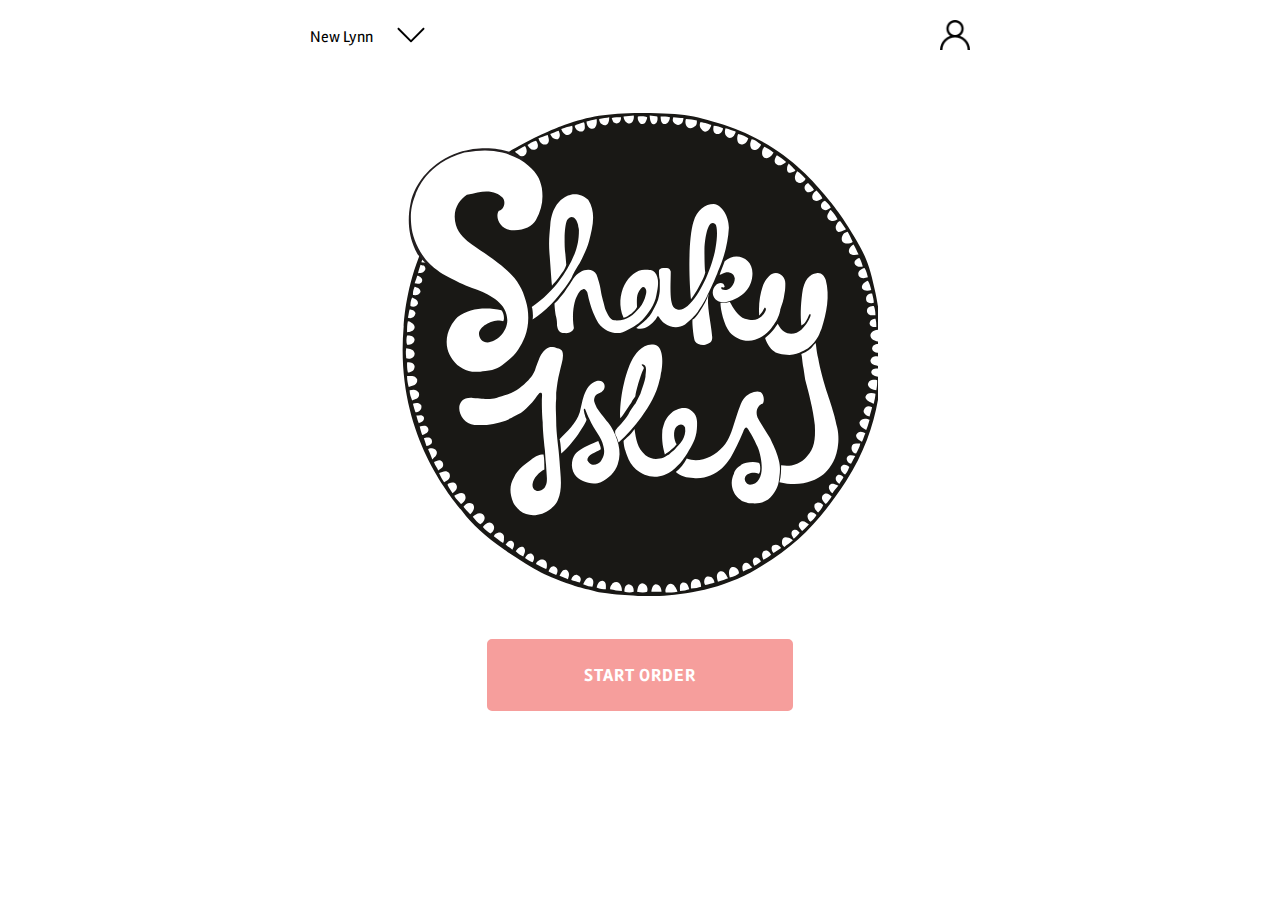
<file: shakyisles-coded/index.html>
<!doctype html>

<html lang="en">

    <head>
        <meta charset="utf-8">
        <meta http-equiv="x-ua-compatible" content="ie=edge">
        <title>Shaky Isles Ordering </title>
        <meta name="description" content="">
        <meta name="viewport" content="width=device-width, initial-scale=1, shrink-to-fit=no">
        <!-- Your CSS styles are here -->
        <link href="https://fonts.googleapis.com/css?family=Rambla" rel="stylesheet">
        <link rel="stylesheet" href="css/main.css">
    </head>

    <body class="body-100">
        <div class="thebody">
            <header class="header">
                <div class="cafe">
                    <span>
                        New Lynn
                    </span>
                    <img class="icon" src="imagery/down-arrow.svg" alt="down arrow">
                </div>

                <img class="icon" src="imagery/user.png" alt="user">
            </header>
            <div class="homelogo">
                <img src="imagery/shaky-isles-logo.svg" alt="logo">
            </div>
            <a  class="large-button" href="start-order.html">
                    START ORDER
            </a>
		</div>
    </body>

</html>
</file>
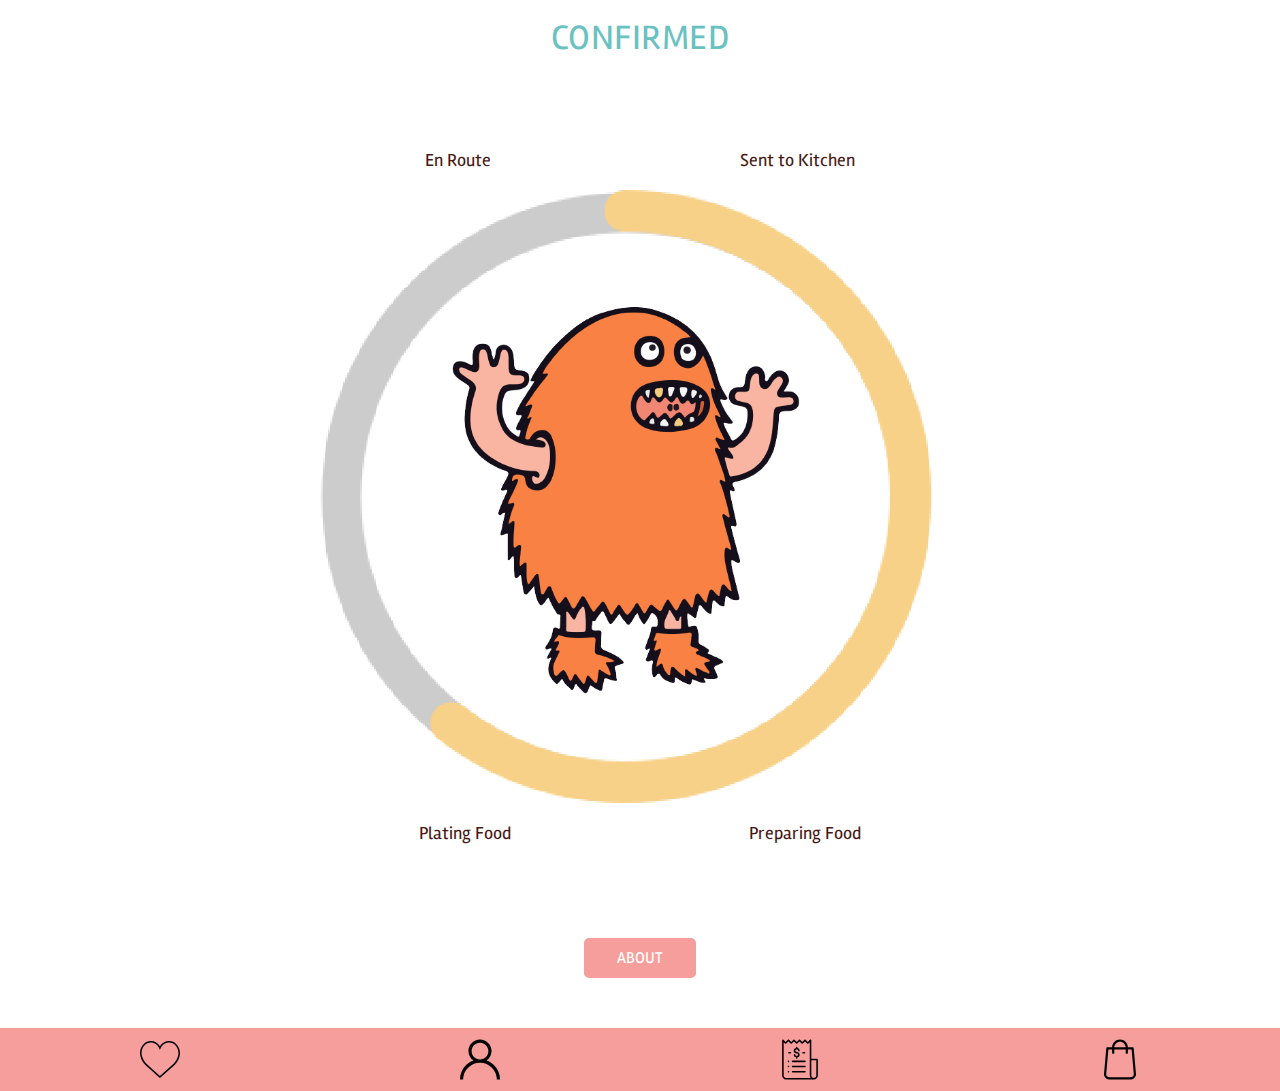
<file: shakyisles-coded/confirmed.html>
<!doctype html>

<html lang="en">

    <head>
        <meta charset="utf-8">
        <meta http-equiv="x-ua-compatible" content="ie=edge">
        <title>Shaky Isles Ordering </title>
        <meta name="description" content="">
        <meta name="viewport" content="width=device-width, initial-scale=1, shrink-to-fit=no">
        <!-- Your CSS styles are here -->
        <link href="https://fonts.googleapis.com/css?family=Rambla" rel="stylesheet">
        <link rel="stylesheet" href="css/main.css">
    </head>

    <body class="body-93 confirmed">
        <section class="thebody">

            <header class="header">
                <h1>
                    CONFIRMED
                </h1> 
            </header>

            <div class="total-progress">
                <div class="progress">
                    <p>
                        En Route
                    </p>
                    <p>
                        Sent to Kitchen
                    </p>
                </div>

                <img class="homelogo progress-bar" src="imagery/circlewithmonster.png" alt="loading bar">

                <div class="progress">
                    <p>
                        Plating Food
                    </p>
                    <p>
                        Preparing Food
                    </p>
                </div>
            </div>

            <div class="copyright">
                <a class="center-button" href="copyright.html">
                    ABOUT
                </a>

            </div>


        </section>

        <footer class="footer-7">
                <img  class="footer-icon" src="imagery/like-black.svg" alt="like icon">
                <img class="footer-icon" src="imagery/user.svg" alt="user icon">
                <img class="footer-icon" src="imagery/bill-black.svg" alt="receipts icon">
                <img class="footer-icon" src="imagery/shopping-bag.svg" alt="bag icon">
            </footer>
    </body>
</html>
</file>
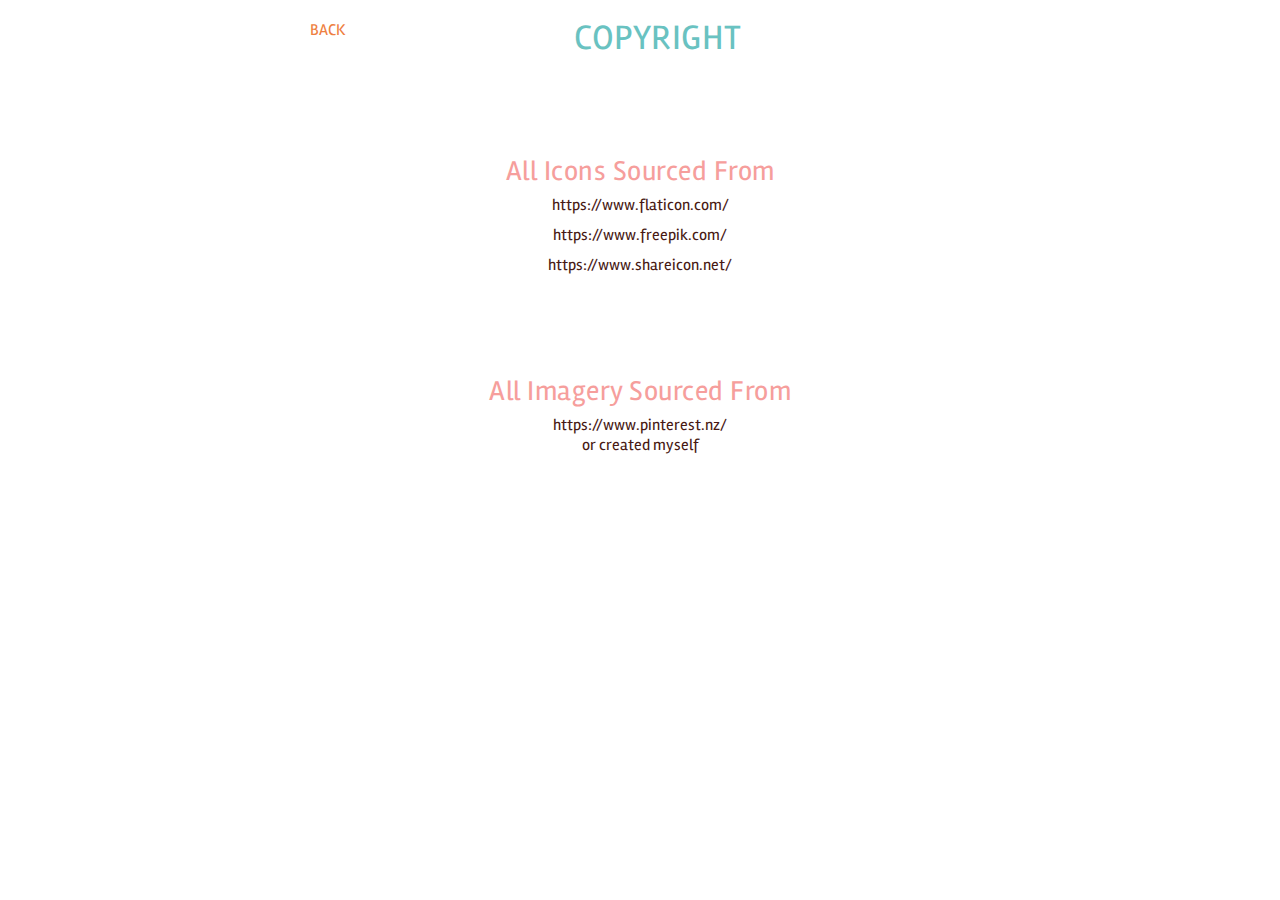
<file: shakyisles-coded/copyright.html>
<!doctype html>

<html lang="en">

    <head>
        <meta charset="utf-8">
        <meta http-equiv="x-ua-compatible" content="ie=edge">
        <title>Shaky Isles Ordering </title>
        <meta name="description" content="">
        <meta name="viewport" content="width=device-width, initial-scale=1, shrink-to-fit=no">
        <!-- Your CSS styles are here -->
        <link href="https://fonts.googleapis.com/css?family=Rambla" rel="stylesheet">
        <link rel="stylesheet" href="css/main.css">
    </head>

    <body class="body-93 confirmed">
        <section class="thebody">

            <header class="header">
                <a href="confirmed.html">
                        <p class="nav">
                            BACK
                        </p>
                    </a>
                <h1>
                    COPYRIGHT
                </h1> 
            </header>

            <div class="copyright">
                <h2>
                    All Icons Sourced From
                </h2>
                <p>
                    https://www.flaticon.com/ 
                </p> 
                <p> 
                    https://www.freepik.com/ 
                </p> 
                <p>
                    https://www.shareicon.net/
                </p>

                <h2>
                    All Imagery Sourced From
                </h2>
                <p>
                    https://www.pinterest.nz/ <br> or created myself
                </p>

            </div>


        </section>
    </body>
</html>
</file>
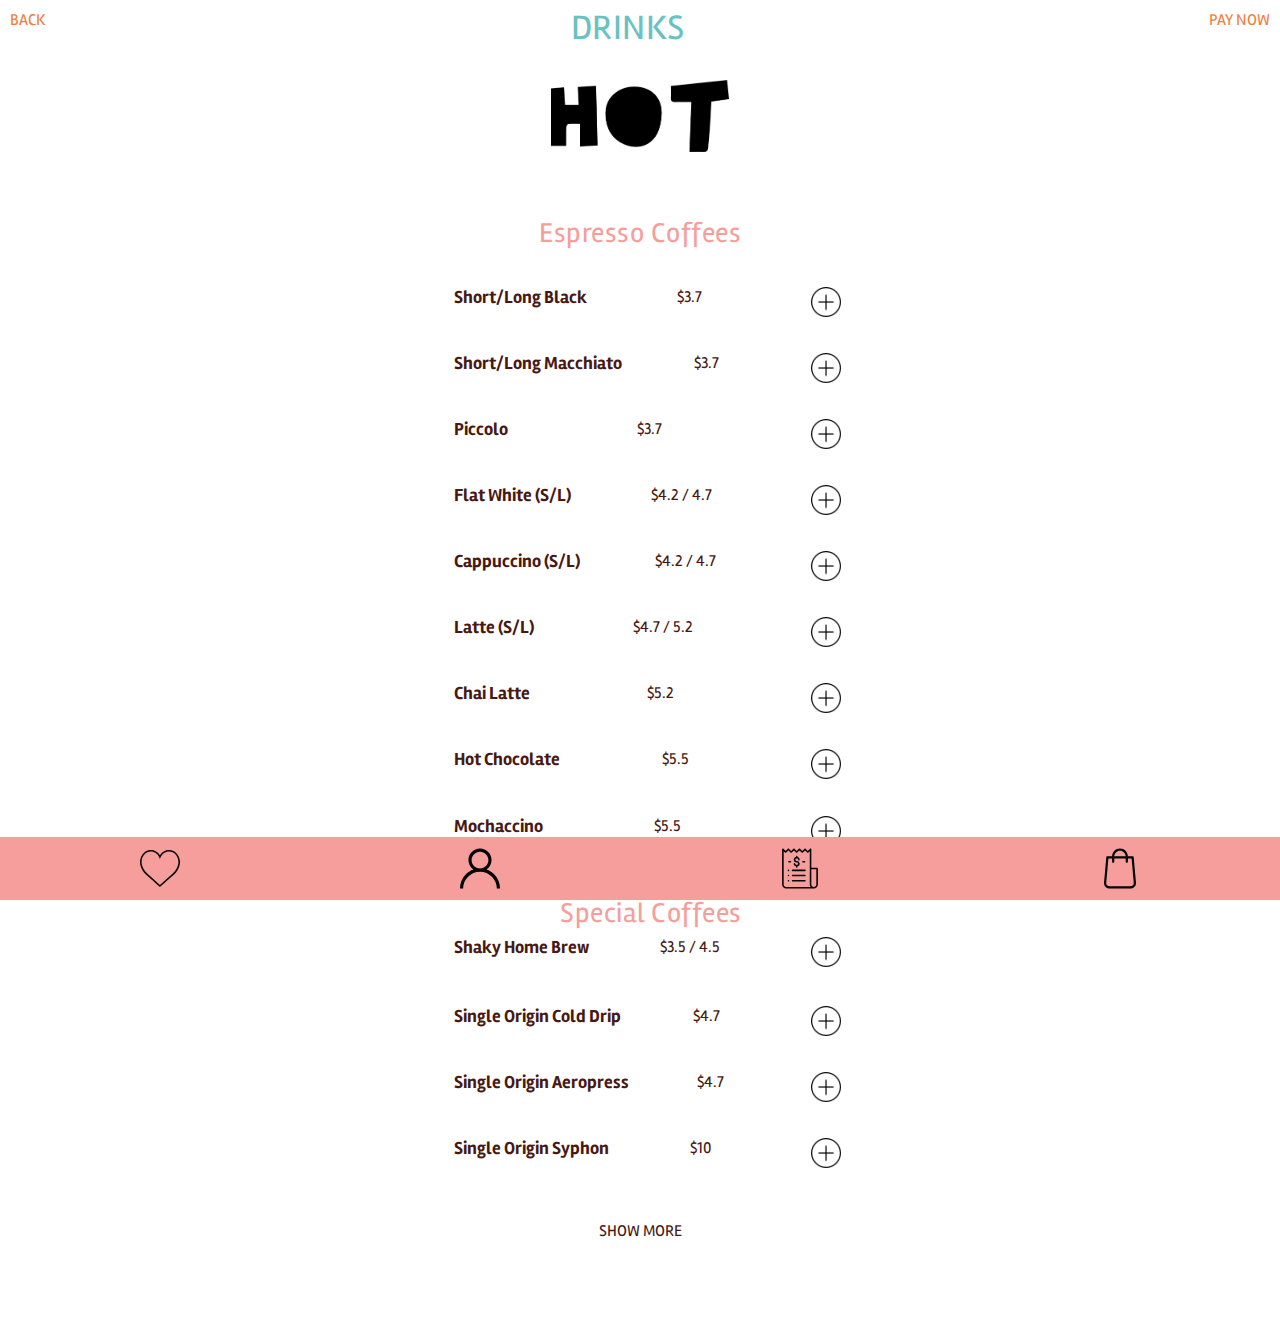
<file: shakyisles-coded/drinks.html>
<!doctype html>

<html lang="en">

    <head>
        <meta charset="utf-8">
        <meta http-equiv="x-ua-compatible" content="ie=edge">
        <title>Shaky Isles Ordering </title>
        <meta name="description" content="">
        <meta name="viewport" content="width=device-width, initial-scale=1, shrink-to-fit=no">
        <!-- Your CSS styles are here -->
        <link href="https://fonts.googleapis.com/css?family=Rambla" rel="stylesheet">
        <link rel="stylesheet" href="css/main.css">
    </head>

    <body class="body-86">
        <div class="header-4 fixed-top"> 
                <header class="menu-header">
                    <a href="food.html">
                        <p class="nav">
                            BACK
                        </p>
                    </a>
                    <h1>
                        DRINKS
                    </h1>
                    <a href="your-order.html">
                        <p class="nav">
                            PAY NOW
                        </p>
                    </a>
                </header>
            </div>
        
        <div class="thebody">

            

            <div>
                <img class="hot-title" src="imagery/hot.png" alt="hot drinks">
            </div>

            <div>
                <h2>
                    Espresso Coffees
                </h2>
            </div>

            <section class="themenu">

                <div class="menu">
                    <h3>
                        Short/Long Black
                    </h3>
                    <p class="price">
                        $3.7
                    </p>
                    <img class="icon" src="imagery/plus.png" alt="plus button">
                </div>

                <div class="menu">
                    <h3>
                        Short/Long Macchiato
                    </h3>
                    <p class="price">
                        $3.7
                    </p>
                    <img class="icon" src="imagery/plus.png" alt="plus button">
                </div>

                <div class="menu">
                    <h3>
                        Piccolo
                    </h3>
                    <p class="price">
                        $3.7
                    </p>
                    <img class="icon" src="imagery/plus.png" alt="plus button">
                </div>

                <div class="menu">
                    <h3>
                        Flat White (S/L)
                    </h3>
                    <p class="price">
                        $4.2 / 4.7
                    </p>
                    <img class="icon" src="imagery/plus.png" alt="plus button">
                </div>

                <div class="menu">
                    <h3>
                        Cappuccino (S/L)
                    </h3>
                    <p class="price">
                        $4.2 / 4.7
                    </p>
                    <img class="icon" src="imagery/plus.png" alt="plus button">
                </div>

                <div class="menu">
                    <h3>
                        Latte (S/L)
                    </h3>
                    <p class="price">
                        $4.7 / 5.2
                    </p>
                    <img class="icon" src="imagery/plus.png" alt="plus button">
                </div>

                <div class="menu">
                    <h3>
                        Chai Latte
                    </h3>
                    <p class="price">
                        $5.2
                    </p>
                    <img class="icon" src="imagery/plus.png" alt="plus button">
                </div>
                
                <div class="menu">
                    <h3>
                        Hot Chocolate
                    </h3>
                    <p class="price">
                        $5.5
                    </p>
                    <img class="icon" src="imagery/plus.png" alt="plus button">
                </div>

                <div class="menu">
                    <h3>
                        Mochaccino
                    </h3>
                    <p class="price">
                        $5.5
                    </p>
                    <img class="icon" src="imagery/plus.png" alt="plus button">
                </div>

                <div>
                    <h2>
                        Special Coffees
                    </h2>
                </div>

                <div class="menu">
                    <h3>
                        Shaky Home Brew
                    </h3>
                    <p class="price">
                        $3.5 / 4.5
                    </p>
                    <a class="pop-up" href="#">
                        <img class="icon" src="imagery/plus.png" alt="plus button">
                    </a>
                </div>

                <div class="menu">
                    <h3>
                        Single Origin Cold Drip
                    </h3>
                    <p class="price">
                        $4.7
                    </p>
                    <img class="icon" src="imagery/plus.png" alt="plus button">
                </div>

                <div class="menu">
                    <h3>
                        Single Origin Aeropress
                    </h3>
                    <p class="price">
                        $4.7
                    </p>
                    <img class="icon" src="imagery/plus.png" alt="plus button">
                </div>

                <div class="menu">
                    <h3>
                        Single Origin Syphon
                    </h3>
                    <p class="price">
                        $10
                    </p>
                    <img class="icon" src="imagery/plus.png" alt="plus button">
                </div>
            </section>

            <div class="show-more">
                <a href="">
                    <p>
                        SHOW MORE
                    </p>
                </a>
            </div>

            <div class="overlay fade-fast">
            <div class="popup">
                <h1 class="brown">Shaky Home Brew</h1>
                <p class="desc">
                    Our very own coffee thermoses filled
                    with the best quality single origin filter
                    coffee available. Not that bitter office
                    stuff, this is the real deal
                </p>
                <form class="pop-form">
                    <label class="formlabel"> 
                        Quantity 
                    </label>
                    <input class="forminput" type="number" title="splits" placeholder="1" 
                        min="2"
                        max="20">
                    

                    <label class="formlabel"> 
                        Milk 
                    </label>
                    <select class="forminput" name="first-amount">
                        <option value="Full Cream">Full Cream</option>
                        <option value="Light">Light</option>
                        <option value="Trim">Trim</option>
                        <option value="Almond">Almond</option>
                        <option value="Coconut">Coconut</option>
                    </select>

                    <label class="formlabel"> 
                        Size 
                    </label>
                    <select class="forminput" name="first-amount">
                        <option value="Single Cup">Single Cup</option>
                        <option value="Bottomless">Bottomless</option>>
                    </select>

                    <label> 
                        Notes to the kitchen  
                    </label>
                    <input class="forminput" type="text" title="second-amount" >

                </form>
                
                <h1 class="brown">$4.50</h1>

                <div class="button">
                    <a class="center-button " href="drinks.html">   
                        CONFIRM
                    </a>
                </div>

                <a class="btn btn-close fade-fast" href="#">
                    X
                </a>
            </div>
        </div>

            
            
        </div>
            <footer class="footer-7 fixed">
            <img  class="footer-icon" src="imagery/like-black.svg" alt="like icon">
            <img class="footer-icon" src="imagery/user.svg" alt="user icon">
            <img class="footer-icon" src="imagery/bill-black.svg" alt="receipts icon">
            <img class="footer-icon" src="imagery/shopping-bag.svg" alt="bag icon">
        </footer>

        <script src="https://code.jquery.com/jquery-3.3.1.min.js" integrity="sha256-FgpCb/KJQlLNfOu91ta32o/NMZxltwRo8QtmkMRdAu8=" crossorigin="anonymous"></script>
        <script src="js/main.js"></script>

    </body>
</html>
</file>
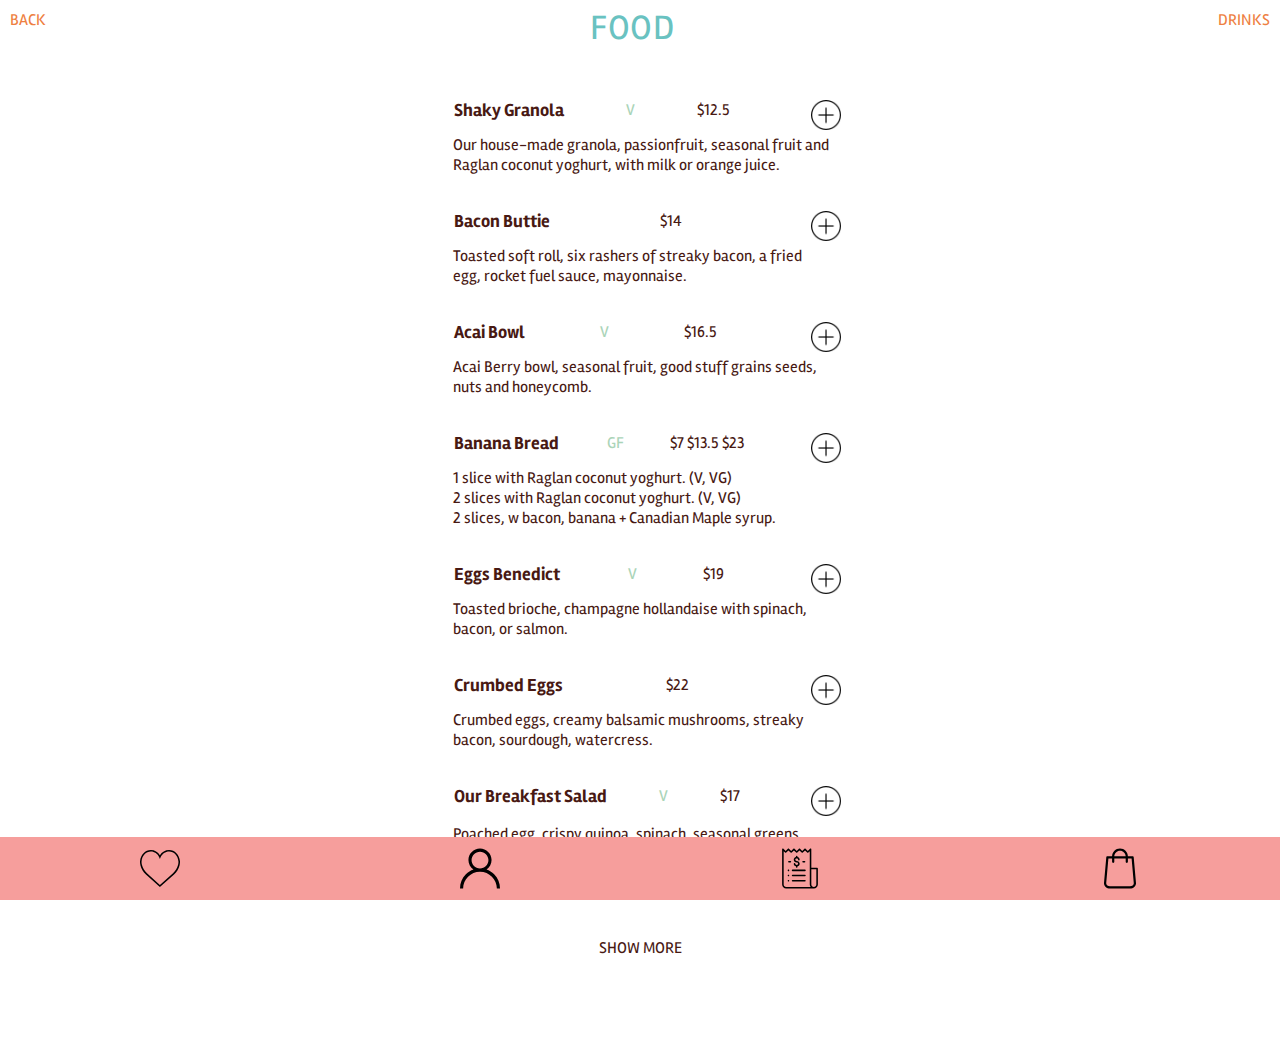
<file: shakyisles-coded/food.html>
<!doctype html>

<html lang="en">

    <head>
        <meta charset="utf-8">
        <meta http-equiv="x-ua-compatible" content="ie=edge">
        <title>Shaky Isles Ordering </title>
        <meta name="description" content="">
        <meta name="viewport" content="width=device-width, initial-scale=1, shrink-to-fit=no">
        <!-- Your CSS styles are here -->
        <link href="https://fonts.googleapis.com/css?family=Rambla" rel="stylesheet">
        <link rel="stylesheet" href="css/main.css">
    </head>

    <body class="body-86">

        <div class="header-4 fixed-top"> 
            <header class="menu-header">
                <a href="start-order.html">
                    <p class="nav">
                        BACK
                    </p>
                </a>
                <h1>
                    FOOD
                </h1>
                <a href="drinks.html">
                    <p class="nav">
                        DRINKS
                    </p>
                </a>
            </header>
        </div>
        

        <div class="thebody">

            <section class="themenu">

                <div class="menu">
                    <h3>
                        Shaky Granola
                    </h3>
                    <p class="diet">
                        V
                    </p>
                    <p class="price">
                        $12.5
                    </p>
                    <img class="icon" src="imagery/plus.png" alt="plus button">
                    <div class="food-item-desc">
                        <p>
                            Our house-made granola, passionfruit, seasonal fruit and Raglan coconut yoghurt, with milk or orange juice.
                        </p>
                    </div>
                </div>

                <div class="menu">
                    <h3>
                        Bacon Buttie
                    </h3>
                    <p class="price">
                        $14
                    </p>
                    <img class="icon" src="imagery/plus.png" alt="plus button">
                    <div class="food-item-desc">
                        <p>
                            Toasted soft roll, six rashers of streaky bacon, a fried egg, rocket fuel sauce, mayonnaise.
                        </p>
                    </div>
                </div>

                <div class="menu">
                    <h3>
                        Acai Bowl
                    </h3>
                    <p class="diet">
                        V
                    </p>
                    <p class="price">
                        $16.5
                    </p>
                    <img class="icon" src="imagery/plus.png" alt="plus button">
                    <div class="food-item-desc">
                        <p>
                            Acai Berry bowl, seasonal fruit, good stuff grains seeds, nuts and honeycomb.
                        </p>
                    </div>
                </div>

                <div class="menu">
                    <h3>
                        Banana Bread
                    </h3>
                    <p class="diet">
                        GF
                    </p>
                    <p class="price">
                        $7 $13.5 $23
                    </p>
                    <img class="icon" src="imagery/plus.png" alt="plus button">
                    <div class="food-item-desc">
                        <p>
                            1 slice with Raglan coconut yoghurt. (V, VG)
                        </p>
                        <p>
                            2 slices with Raglan coconut yoghurt. (V, VG)
                        </p>
                        <p>
                            2 slices, w bacon, banana + Canadian Maple syrup.
                        </p>
                    </div>
                </div>

                <div class="menu">
                    <h3>
                        Eggs Benedict
                    </h3>
                    <p class="diet">
                        V
                    </p>
                    <p class="price">
                        $19
                    </p>
                    <img class="icon" src="imagery/plus.png" alt="plus button">
                    <div class="food-item-desc">
                        <p>
                            Toasted brioche, champagne hollandaise with spinach, bacon, or salmon.
                        </p>
                    </div>
                </div>

                <div class="menu">
                    <h3>
                        Crumbed Eggs
                    </h3>
                    <p class="price">
                        $22
                    </p>
                    <img class="icon" src="imagery/plus.png" alt="plus button">
                    <div class="food-item-desc">
                        <p>
                            Crumbed eggs, creamy balsamic mushrooms, streaky bacon, sourdough, watercress.
                        </p>
                    </div>
                </div>

                <div class="menu">
                    <h3>
                        Our Breakfast Salad
                    </h3>
                    <p class="diet">
                        V
                    </p>
                    <p class="price">
                        $17
                    </p>
                    <a class="pop-up" href="#">
                        <img class="icon" src="imagery/plus.png" alt="plus button">
                    </a>
                    <div class="food-item-desc">
                        <p>
                            Poached egg, crispy quinoa, spinach, seasonal greens, shallots, sumac seeds, smashed almonds and lemon.<br>Add bacon <em>$20</em>
                        </p>
                    </div>
                </div>

            </section>

            <div class="show-more">
                <a href="">
                    <p>
                        SHOW MORE
                    </p>
                </a>
            </div>

        <div class="overlay fade-fast">
            <div class="popup">
                <h1 class="brown">Our Breakfast Salad</h1>
                <p class="desc">
                    Poached egg, crispy quinoa, spinach, seasonal greens, shallots, sumac seeds, smashed almonds and lemon.
                </p>
                <form class="pop-form">
                    <label class="formlabel"> 
                        Quantity 
                    </label>
                    <input class="forminput" type="number" title="splits" placeholder="1" 
                        min="2"
                        max="20">
                    

                    <label class="formlabel"> 
                        Extras 
                    </label>
                    <select class="forminput" name="first-amount">
                        <option value="None">None</option>
                        <option value="Tomato">Tomato</option>
                        <option value="Bacon">Bacon</option>
                        <option value="Hash Brown">Hash Brown</option>
                        <option value="Free Range Egg">Free Range Egg</option>
                    </select>
                    

                    <label> 
                        Notes to the kitchen  
                    </label>
                    <input class="forminput" type="text" title="second-amount" >

                </form>
                
                <h1 class="brown">$20</h1>

                <div class="button">
                    <a class="center-button " href="food.html">   
                        CONFIRM
                    </a>
                </div>

                <a class="btn btn-close fade-fast" href="#">
                    X
                </a>
            </div>
        </div>
            
        </div>

        <footer class="footer-7 fixed">
            <img  class="footer-icon" src="imagery/like-black.svg" alt="like icon">
            <img class="footer-icon" src="imagery/user.svg" alt="user icon">
            <img class="footer-icon" src="imagery/bill-black.svg" alt="receipts icon">
            <img class="footer-icon" src="imagery/shopping-bag.svg" alt="bag icon">
        </footer>

        <script src="https://code.jquery.com/jquery-3.3.1.min.js" integrity="sha256-FgpCb/KJQlLNfOu91ta32o/NMZxltwRo8QtmkMRdAu8=" crossorigin="anonymous"></script>
        <script src="js/main.js"></script>

    </body>
</html>
</file>
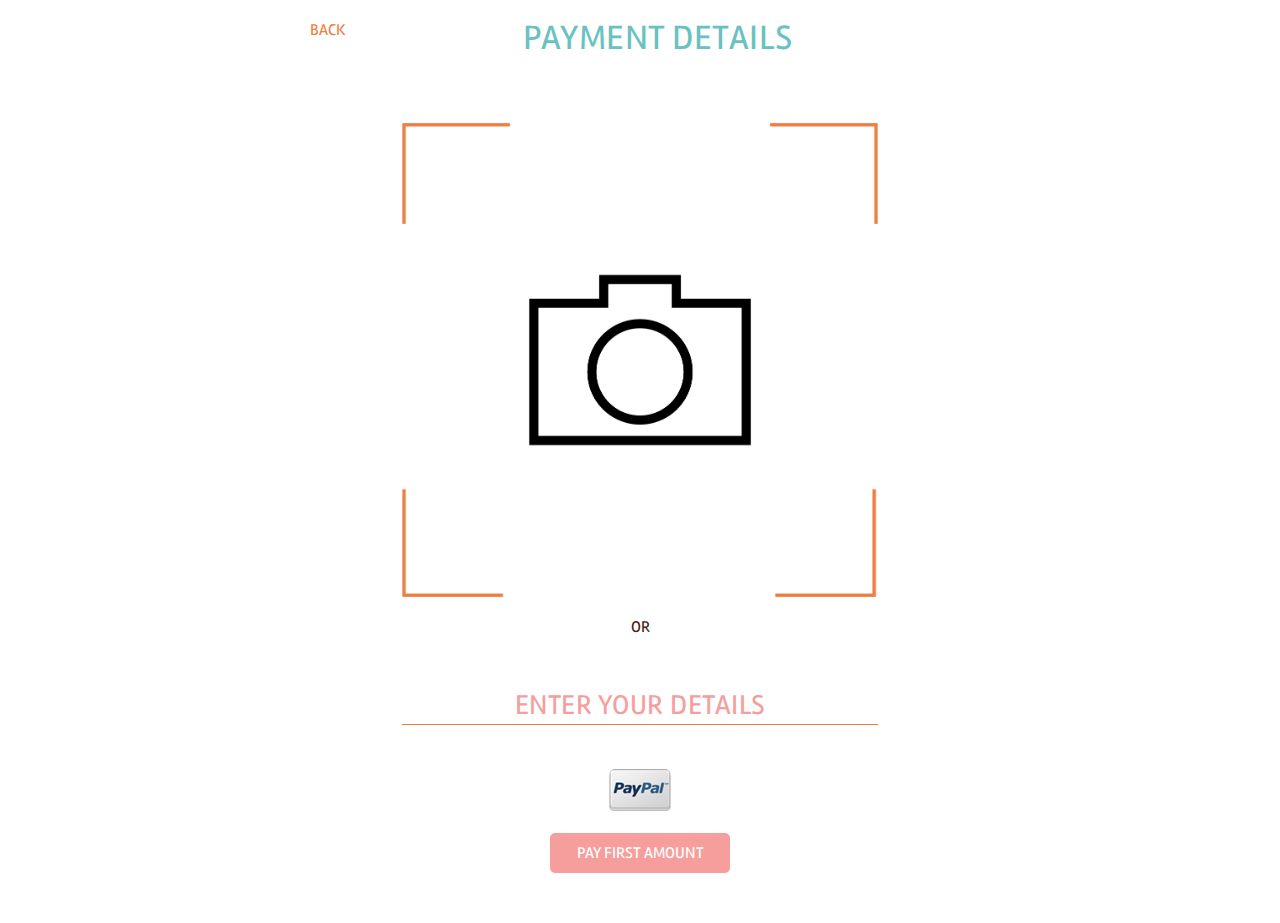
<file: shakyisles-coded/payment-details1.html>
<!doctype html>

<html lang="en">

    <head>
        <meta charset="utf-8">
        <meta http-equiv="x-ua-compatible" content="ie=edge">
        <title>Shaky Isles Ordering </title>
        <meta name="description" content="">
        <meta name="viewport" content="width=device-width, initial-scale=1, shrink-to-fit=no">
        <!-- Your CSS styles are here -->
        <link href="https://fonts.googleapis.com/css?family=Rambla" rel="stylesheet">
        <link rel="stylesheet" href="css/main.css">
    </head>

    <body class="body-100">
        <section class="thebody">

            <header class="header">
                <a href="split-payment.html">
                        <p class="nav">
                            BACK
                        </p>
                    </a>
                <h1>
                    PAYMENT DETAILS
                </h1> 
            </header>

            <img class="homelogo" src="imagery/payment-square.png" alt="payment option">

            <div class="show-more">
                <a href="">
                    <p>
                        OR
                    </p>
                </a>
            </div>

            <div>
                <h2 class="details">
                    ENTER YOUR DETAILS
                </h2>
            </div>

            <img class="paypal" src="imagery/paypal.png" alt="paypal">

            <a class="center-button amount" href="payment-details2.html">
                PAY FIRST AMOUNT
            </a>

        </section>

    </body>
</file>
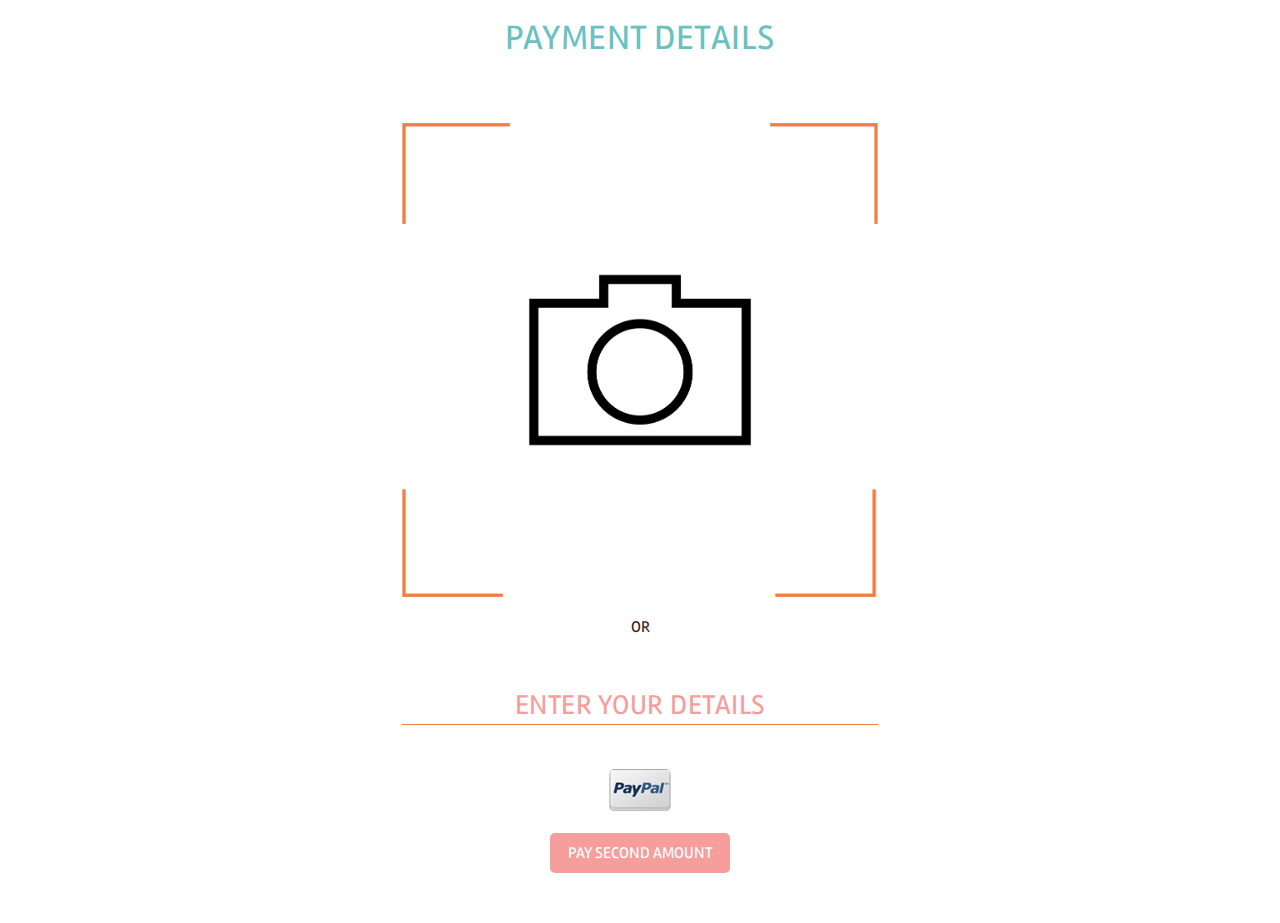
<file: shakyisles-coded/payment-details2.html>
<!doctype html>

<html lang="en">

    <head>
        <meta charset="utf-8">
        <meta http-equiv="x-ua-compatible" content="ie=edge">
        <title>Shaky Isles Ordering </title>
        <meta name="description" content="">
        <meta name="viewport" content="width=device-width, initial-scale=1, shrink-to-fit=no">
        <!-- Your CSS styles are here -->
        <link href="https://fonts.googleapis.com/css?family=Rambla" rel="stylesheet">
        <link rel="stylesheet" href="css/main.css">
    </head>

    <body class="body-100">
        <section class="thebody">

            <header class="header">
                <h1>
                    PAYMENT DETAILS
                </h1> 
            </header>

            <img class="homelogo" src="imagery/payment-square.png" alt="payment option">

            <div class="show-more">
                <a href="">
                    <p>
                        OR
                    </p>
                </a>
            </div>

            <div>
                <h2 class="details">
                    ENTER YOUR DETAILS
                </h2>
            </div>

            <img class="paypal" src="imagery/paypal.png" alt="">

            <a class="center-button amount" href="confirmed.html">
                PAY SECOND AMOUNT
            </a>

        </section>
    </body>
</html>
</file>
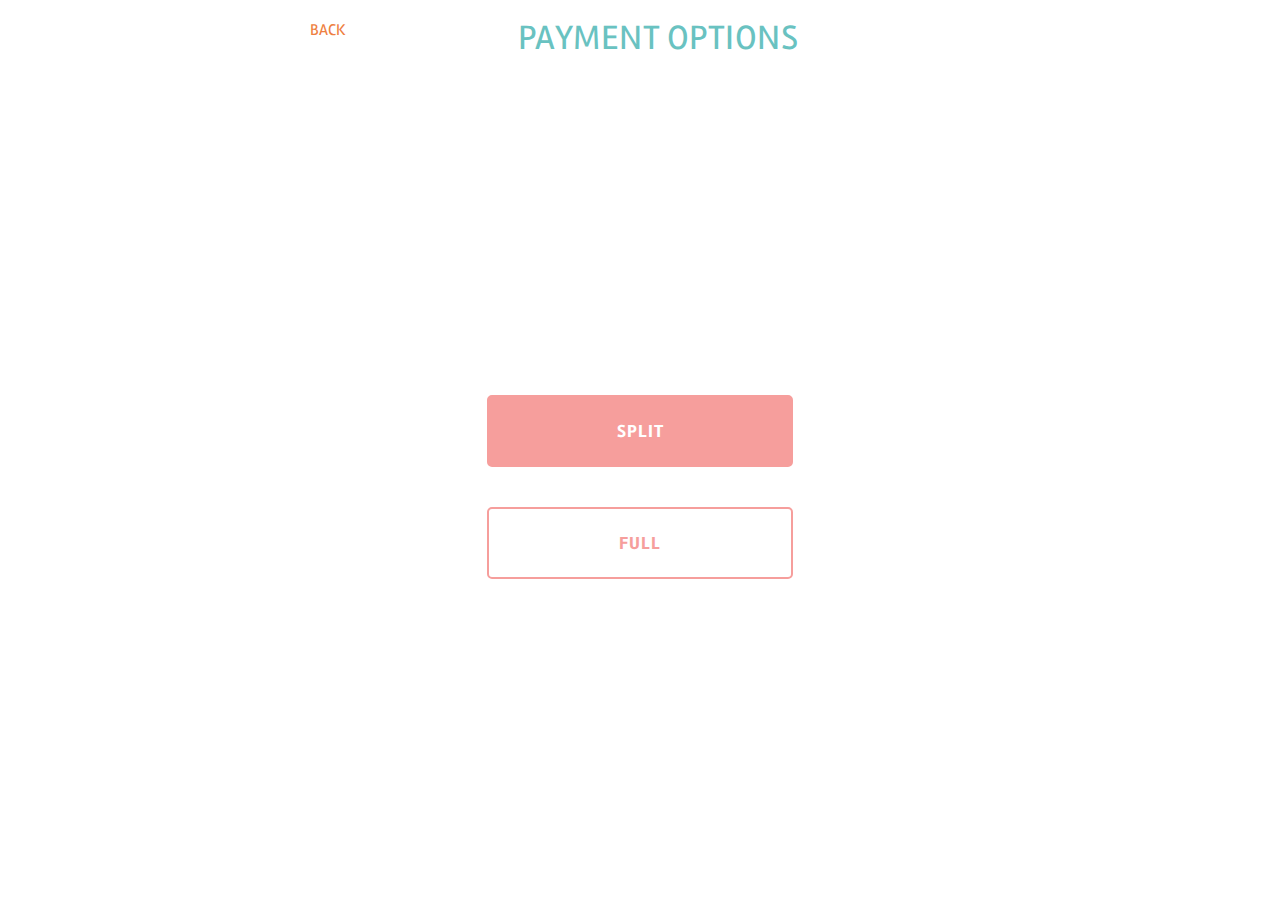
<file: shakyisles-coded/payment-options.html>
<!doctype html>

<html lang="en">

    <head>
        <meta charset="utf-8">
        <meta http-equiv="x-ua-compatible" content="ie=edge">
        <title>Shaky Isles Ordering </title>
        <meta name="description" content="">
        <meta name="viewport" content="width=device-width, initial-scale=1, shrink-to-fit=no">
        <!-- Your CSS styles are here -->
        <link href="https://fonts.googleapis.com/css?family=Rambla" rel="stylesheet">
        <link rel="stylesheet" href="css/main.css">
    </head>

    <body class="body-100">
        <section class="thebody">

            <header class="header">
                <a href="payment.html">
                        <p class="nav">
                            BACK
                        </p>
                    </a>
                <h1>
                    PAYMENT OPTIONS
                </h1> 
            </header>

            <div class="container">

                <a class="large-button" href="split-payment.html">
                        SPLIT
                </a>

                <a class="paymentstroke">
                        FULL
                </a>

            </div>

        </section>
    </body>
</html>
</file>
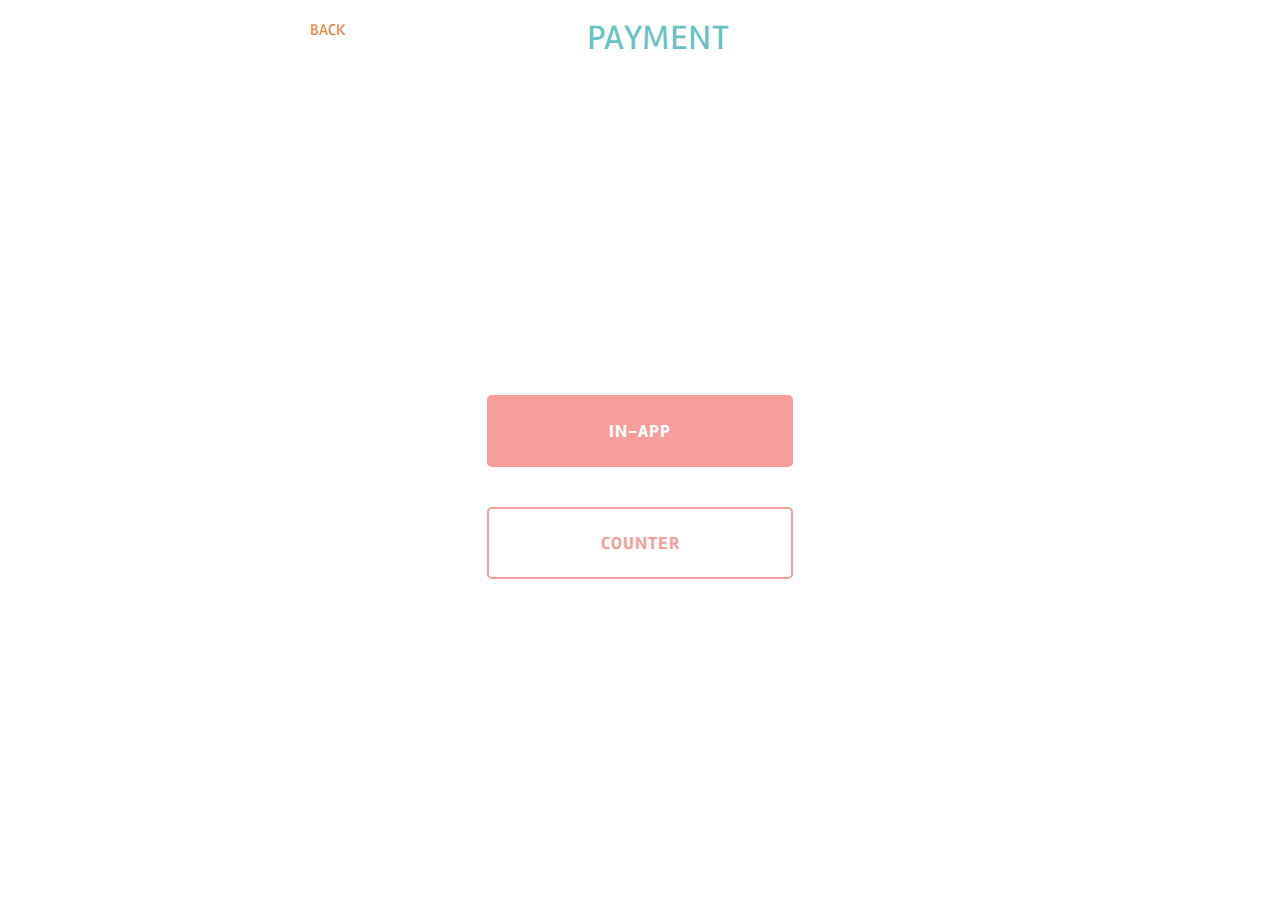
<file: shakyisles-coded/payment.html>
<!doctype html>

<html lang="en">

    <head>
        <meta charset="utf-8">
        <meta http-equiv="x-ua-compatible" content="ie=edge">
        <title>Shaky Isles Ordering </title>
        <meta name="description" content="">
        <meta name="viewport" content="width=device-width, initial-scale=1, shrink-to-fit=no">
        <!-- Your CSS styles are here -->
        <link href="https://fonts.googleapis.com/css?family=Rambla" rel="stylesheet">
        <link rel="stylesheet" href="css/main.css">
    </head>

    <body class="body-100">
        <section class="thebody">

            <header class="header">
                <a href="your-order.html">
                    <p class="nav">
                        BACK
                    </p>
                </a>
                <h1>
                    PAYMENT
                </h1> 
            </header>

            <div class="container">

                <a class="large-button" href="payment-options.html">
                        IN-APP
                </a>

                <a class="paymentstroke">
                    COUNTER
                </a>

            </div>
        </section>
    </body>
</html>
</file>
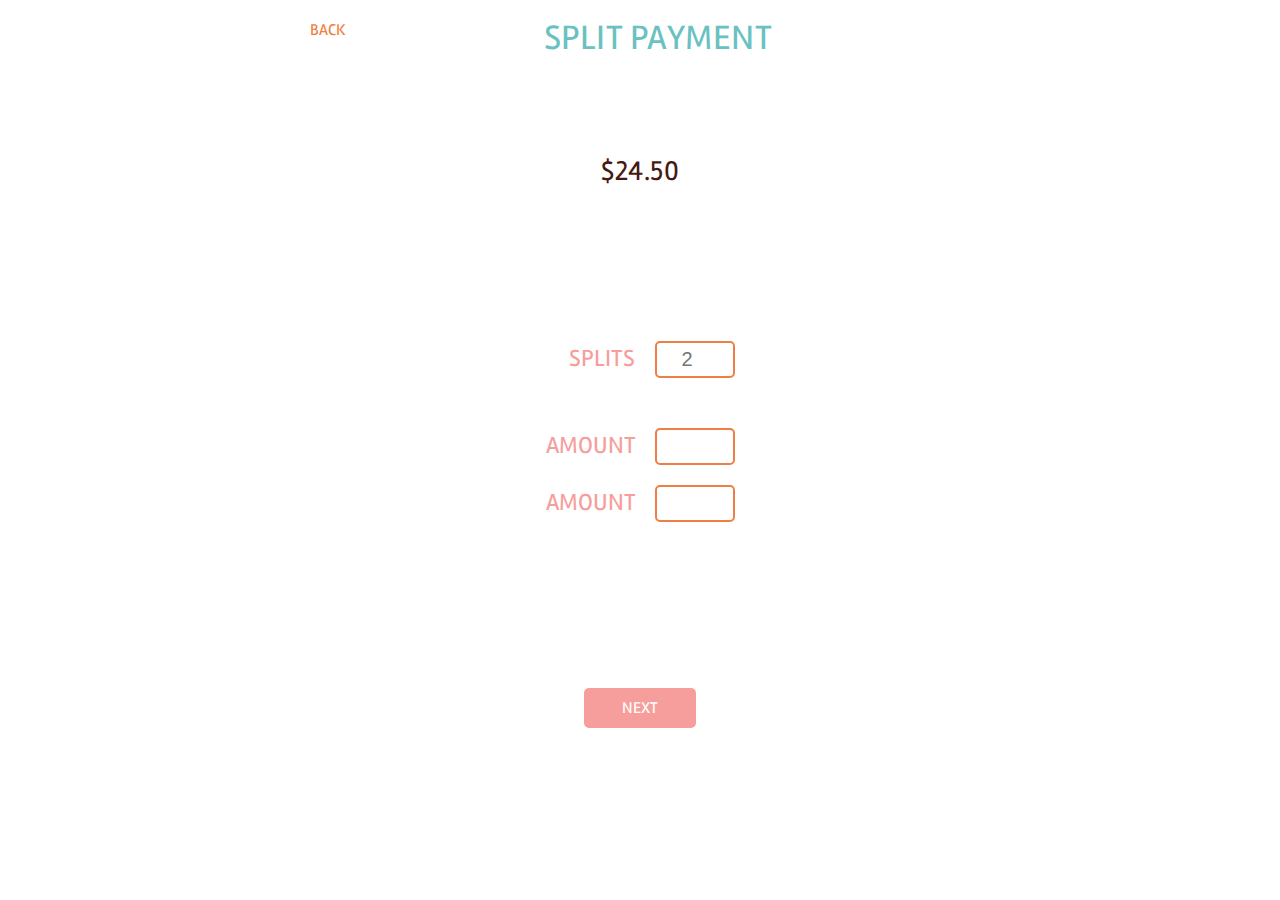
<file: shakyisles-coded/split-payment.html>
<!doctype html>

<html lang="en">

    <head>
        <meta charset="utf-8">
        <meta http-equiv="x-ua-compatible" content="ie=edge">
        <title>Shaky Isles Ordering </title>
        <meta name="description" content="">
        <meta name="viewport" content="width=device-width, initial-scale=1, shrink-to-fit=no">
        <!-- Your CSS styles are here -->
        <link href="https://fonts.googleapis.com/css?family=Rambla" rel="stylesheet">
        <link rel="stylesheet" href="css/main.css">
    </head>

    <body class="body-100">
        <section class="thebody">

            <header class="header">
                <a href="payment-options.html">
                        <p class="nav">
                            BACK
                        </p>
                    </a>
                <h1>
                    SPLIT PAYMENT
                </h1> 
            </header>

            <h2 class="total">
                $24.50
            </h2>

            <div class="form">
                <form>
                    <label class="input"> 
                        SPLITS <input type="number" title="splits" placeholder="2" 
                        min="2"
                        max="20">
                    </label>
                    

                    <label class="input"> 
                        AMOUNT <input type="number" title="first-amount">
                    </label>
                    

                    <label class="input"> 
                        AMOUNT  <input type="number" title="second-amount" >
                    </label>
                   
                </form>
            </div>

                <a class="center-button" href="payment-details1.html">
                    NEXT
                </a>

        </section>
    </body>
</html>
</file>
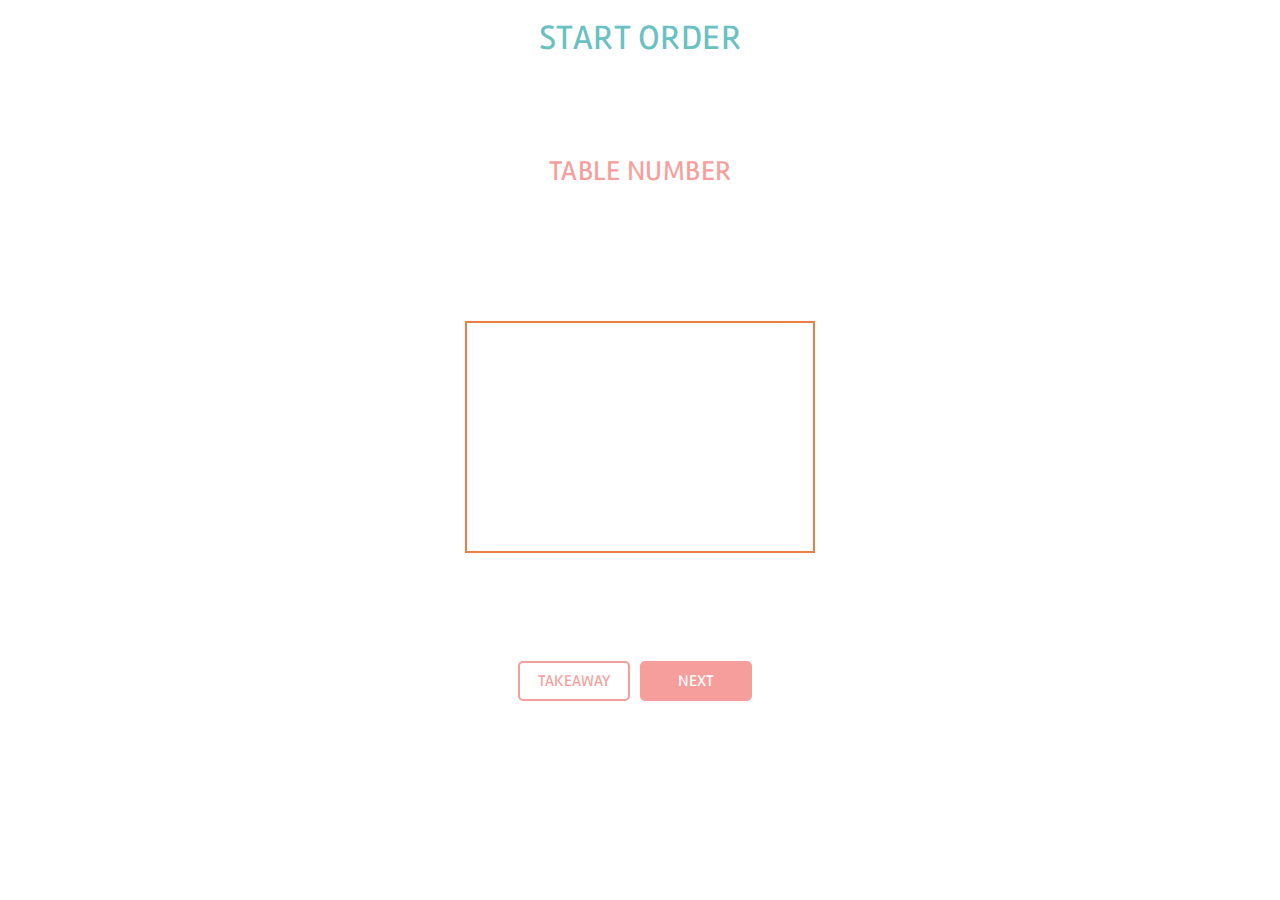
<file: shakyisles-coded/start-order.html>
<!doctype html>

<html lang="en">

    <head>
        <meta charset="utf-8">
        <meta http-equiv="x-ua-compatible" content="ie=edge">
        <title>Shaky Isles Ordering </title>
        <meta name="description" content="">
        <meta name="viewport" content="width=device-width, initial-scale=1, shrink-to-fit=no">
        <!-- Your CSS styles are here -->
        <link href="https://fonts.googleapis.com/css?family=Rambla" rel="stylesheet">
        <link rel="stylesheet" href="css/main.css">
    </head>

    <body class="body-100">
        <section class="thebody">
            <header class="header">
                <h1>
                    START ORDER
                </h1>
            </header>
            <div>
                <h2>
                    TABLE NUMBER
                </h2>
            </div>
            <div>
                <form>
                <input type="number" min="0" max="10" class="number">
            </form>
            </div>
            <div class="buttons">
                <a class="stroke">
                    TAKEAWAY
                </a>
                <a class="small-button" href="food.html">
                    NEXT
                </a>
            </div>
        </section>
    </body>
</html>
</file>
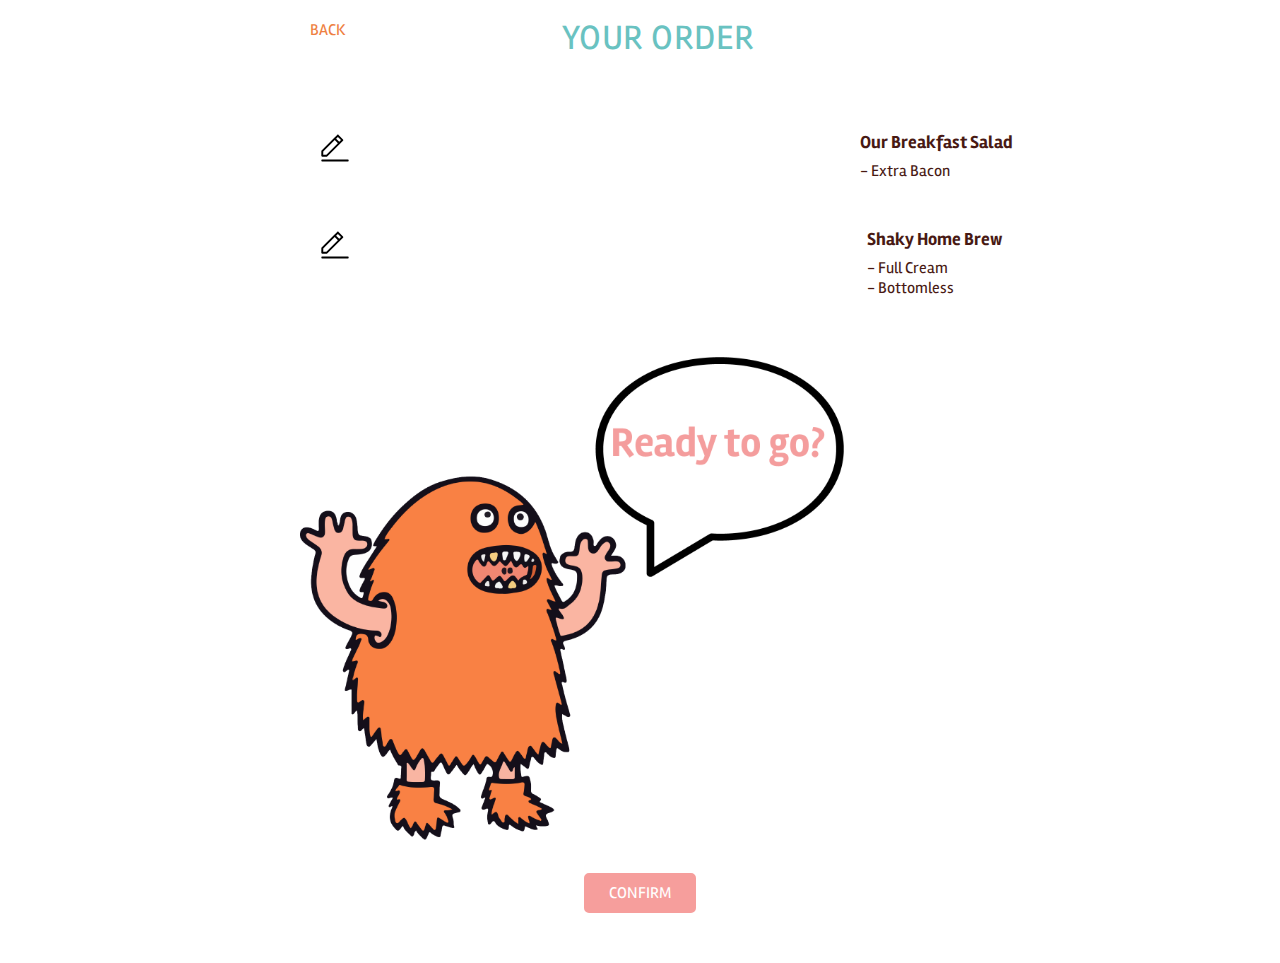
<file: shakyisles-coded/your-order.html>
<!doctype html>

<html lang="en">

    <head>
        <meta charset="utf-8">
        <meta http-equiv="x-ua-compatible" content="ie=edge">
        <title>Shaky Isles Ordering </title>
        <meta name="description" content="">
        <meta name="viewport" content="width=device-width, initial-scale=1, shrink-to-fit=no">
        <!-- Your CSS styles are here -->
        <link href="https://fonts.googleapis.com/css?family=Rambla" rel="stylesheet">
        <link rel="stylesheet" href="css/main.css">
    </head>

    <body class="body-100">
        <section class="thebody">

            <header class="header">
                <a href="drinks.html">
                        <p class="nav">
                            BACK
                        </p>
                    </a>
                <h1>
                    YOUR ORDER
                </h1> 
            </header>

            <section class="menu">

                <div class="col-1">
                    <img class="editicon" src="imagery/edit.svg" alt="edit icon">
                </div>

                <div class="col-2">
                    <h3>
                        Our Breakfast Salad
                    </h3>
                    <p>
                            - Extra Bacon
                    </p>
                </div>

                <div class="col-3">
                    <p class="price">
                        $20
                    </p>
                </div>
                </section>

                <section class="menu">

                    <div class="col-1">
                        <img class="editicon" src="imagery/edit.svg" alt="edit icon">
                    </div>

                    <div class="col-2">
                        <h3>
                            Shaky Home Brew
                        </h3>
                        <p>
                                - Full Cream
                            </p>
                            <p>
                                - Bottomless
                            </p>
                    </div>

                    <div class="col-3">
                        <p class="price">
                            $4.5
                        </p>
                    </div>

                </section>

                <div>
                    <div>
                        <img class="monster-scene" src="imagery/monster-scene.png" alt="ready to go">
                    </div>
                </div>

                <a class="center-button" href="payment.html">   
                    CONFIRM
                </a>

            </section>
    </body>
</html>
</file>
<file: shakyisles-coded/css/main.css>
/*
body 93
footer 7
*/
/* http://meyerweb.com/eric/tools/css/reset/ 
   v2.0 | 20110126
   License: none (public domain)
*/
html, body, div, span, applet, object, iframe,
h1, h2, h3, h4, h5, h6, p, blockquote, pre,
a, abbr, acronym, address, big, cite, code,
del, dfn, em, img, ins, kbd, q, s, samp,
small, strike, strong, sub, sup, tt, var,
b, u, i, center,
dl, dt, dd, ol, ul, li,
fieldset, form, label, legend,
table, caption, tbody, tfoot, thead, tr, th, td,
article, aside, canvas, details, embed,
figure, figcaption, footer, header, hgroup,
menu, nav, output, ruby, section, summary,
time, mark, audio, video {
  margin: 0;
  padding: 0;
  border: 0;
  font-size: 100%;
  font: inherit;
  vertical-align: baseline; }

/* HTML5 display-role reset for older browsers */
article, aside, details, figcaption, figure,
footer, header, hgroup, menu, nav, section {
  display: block; }

body {
  line-height: 1; }

ol, ul {
  list-style: none; }

blockquote, q {
  quotes: none; }

blockquote:before, blockquote:after,
q:before, q:after {
  content: '';
  content: none; }

table {
  border-collapse: collapse;
  border-spacing: 0; }

* {
  -moz-box-sizing: border-box;
  -webkit-box-sizing: border-box;
  box-sizing: border-box; }

.clear:after {
  content: "";
  display: table;
  clear: both; }

/*  MIXIN  */
/*-----  HOME  -----*/
.body-100 .thebody {
  min-height: 100vh; }

.body-93 .thebody {
  min-height: 93vh; }

.body-86 .thebody {
  min-height: 89vh;
  padding: 60px 10% 80px 10%; }

.footer-7 {
  height: 7vh; }

.header-4 {
  height: 5vh; }

.thebody {
  font-family: "Rambla", sans-serif;
  padding: 10px;
  margin: 0 auto;
  max-width: 700px; }

header {
  display: flex;
  flex-direction: row;
  justify-content: space-between;
  margin: 10px; }
  header .cafe {
    width: 40%; }
  header .icon {
    height: 30px;
    vertical-align: bottom;
    margin-bottom: -5px; }

.homelogo {
  width: 70%;
  margin: 100px auto;
  margin-bottom: 120px; }

.large-button {
  font-family: "Rambla", sans-serif;
  font-weight: bold;
  letter-spacing: 1px;
  display: block;
  margin: 0 auto;
  margin-top: 40px;
  background-color: #F69E9C;
  padding: 25px;
  color: #ffffff;
  font-size: 18px;
  border: none;
  width: 45%;
  border: 2px solid #F69E9C;
  border-radius: 5px;
  text-align: center; }

/*-----  START ORDER  -----*/
h1 {
  margin: 0 auto;
  color: #69C2C1;
  font-size: 35px;
  letter-spacing: 0.5px; }

h2 {
  text-align: center;
  margin: 0 auto;
  color: #F69E9C;
  font-size: 28px;
  letter-spacing: 0.5px;
  margin-top: 15%; }

h3 {
  display: inline-block;
  text-align: center;
  color: #481913;
  font-size: 18px;
  margin: 0 auto;
  margin-bottom: 10px;
  font-weight: bold; }

p {
  color: #481913;
  line-height: 20px; }

a {
  text-decoration: none; }

.diet {
  color: #AAD4B8; }

.nav {
  color: #EE7F42; }

.number {
  font-size: 80px;
  text-align: center;
  display: block;
  margin: 0 auto;
  margin-top: 20%;
  padding: 10%;
  border: 2px solid #EE7F42; }

.buttons {
  display: flex;
  justify-content: center;
  width: 100%;
  padding-top: 10%; }
  .buttons .stroke {
    font-family: "Rambla", sans-serif;
    margin-top: 40px;
    margin-right: 10px;
    background-color: #F69E9C;
    padding: 10px;
    color: #ffffff;
    font-size: 16px;
    text-align: center;
    width: 112px;
    border: none;
    border-radius: 5px;
    border: 2px solid #F69E9C;
    background-color: #ffffff;
    color: #F69E9C; }
  .buttons .small-button {
    font-family: "Rambla", sans-serif;
    margin-top: 40px;
    margin-right: 10px;
    background-color: #F69E9C;
    padding: 10px;
    color: #ffffff;
    font-size: 16px;
    text-align: center;
    width: 112px;
    border: none;
    border-radius: 5px;
    border: 2px solid #F69E9C; }

/*-----  YOUR ORDER -----*/
.themenu {
  padding: 30px 0% 5px 5%;
  display: flex;
  flex-direction: row;
  justify-content: space-around;
  flex-wrap: wrap;
  margin-bottom: 5%;
  align-items: center; }
  .themenu h3 {
    margin: 1px; }

.menu {
  padding: 10px 5% 5px 3%;
  display: flex;
  flex-direction: row;
  justify-content: space-between;
  flex-wrap: wrap;
  margin-bottom: 5%;
  width: 100vw; }

.food-item-desc {
  padding-top: 5px;
  padding-right: 11px; }

.editicon {
  float: left;
  width: 30px; }

.monster-scene {
  width: 80%;
  margin: 3% 0px; }

.center-button {
  display: block;
  font-family: "Rambla", sans-serif;
  margin-top: 40px;
  margin-right: 10px;
  background-color: #F69E9C;
  padding: 10px;
  color: #ffffff;
  font-size: 16px;
  text-align: center;
  width: 112px;
  border: none;
  border-radius: 5px;
  border: 2px solid #F69E9C;
  margin: 40px auto;
  margin-top: 10px; }

/*-----  PAYMENT  -----*/
.paymentstroke {
  font-family: "Rambla", sans-serif;
  font-weight: bold;
  letter-spacing: 1px;
  display: block;
  margin: 0 auto;
  margin-top: 40px;
  background-color: #F69E9C;
  padding: 25px;
  color: #ffffff;
  font-size: 18px;
  border: none;
  width: 45%;
  border: 2px solid #F69E9C;
  border-radius: 5px;
  text-align: center;
  color: #F69E9C;
  background-color: #ffffff; }

.container {
  margin-top: 50%; }

/*-----  SPLIT PAYMENT  -----*/
.total {
  color: #481913; }

.form {
  display: flex;
  justify-content: center;
  align-items: center;
  flex-direction: column;
  padding: 20% 0px; }
  .form .input {
    display: block;
    margin: 20px auto;
    text-align: right;
    color: #F69E9C;
    font-size: 24px; }
  .form input {
    font-size: 20px;
    text-align: center;
    padding: 5px;
    margin-left: 15px;
    width: 80px;
    border: 2px solid #EE7F42;
    border-radius: 5px; }
  .form .input:first-child {
    margin-bottom: 50px; }

/*-----  DETAILS 1  -----*/
.homelogo {
  display: block;
  width: 70%;
  margin: 45px auto;
  margin-bottom: 20px; }

.show-more {
  text-align: center;
  margin-top: -50px; }

.details {
  margin-top: 8%;
  width: 70%;
  padding-bottom: 5px;
  border-bottom: 1px solid #EE7F42; }

.paypal {
  display: block;
  margin: 0 auto;
  margin-top: 5%; }

.amount {
  width: 180px; }

/*-----  CONFIRMED  -----*/
.header {
  margin-bottom: 10%; }

.menu-header {
  background-color: #ffffff;
  margin-bottom: 5%;
  padding: 10px;
  display: flex;
  justify-content: space-around;
  font-family: "Rambla", sans-serif;
  margin: 0px; }

.progress-bar {
  width: 90%;
  margin: 20px; }

.progress {
  display: flex;
  justify-content: space-around; }
  .progress p {
    font-size: 18px; }

.total-progress {
  margin: 14% auto; }

.show-more {
  margin-top: 5px; }

.copyright {
  display: block;
  margin: 0 auto; }
  .copyright p {
    text-align: center;
    padding-top: 10px; }

footer {
  display: flex;
  flex-direction: row;
  justify-content: space-around;
  background-color: #F69E9C;
  height: 7vh;
  margin: 0 auto; }
  footer .footer-icon {
    width: 40px; }

/* FIXED */
.icon {
  height: 30px;
  padding-left: 20px; }

.fixed {
  position: fixed;
  width: 100vw;
  bottom: 0; }

.fixed-top {
  position: fixed;
  width: 100vw;
  top: 0; }

.hot-title {
  width: 40%;
  display: block;
  margin: 0 auto;
  padding-top: 20px; }

/*----  POP UP  -----*/
.text-center {
  text-align: center; }

.fade-fast {
  transition: transform 300ms ease, opacity 300ms ease; }

.overlay.visible {
  z-index: 0;
  opacity: 1; }

/*--------------------------------------------------------------- BUTTONS ---------------------------------------------------------------*/
.btn {
  display: inline-block;
  text-decoration: none;
  font-family: "Rambla", sans-serif; }

.btn:hover {
  transform: scale(1.1); }

.btn-primary {
  padding: 20px 30px;
  background: #555;
  color: #fff; }

.btn-round {
  border-radius: 6px; }

.btn-close {
  color: #000;
  font-size: 30px;
  position: absolute;
  top: 15px;
  right: 15px; }

/*--------------------------------------------------------------- OVERLAY / POPUP ---------------------------------------------------------------*/
.overlay {
  z-index: -1;
  opacity: 0;
  background: rgba(0, 0, 0, 0.5);
  padding-top: 10%;
  position: absolute;
  top: 0;
  left: 0;
  right: 0;
  bottom: 0; }

.popup {
  background: #F6D9A4;
  padding: 23px 39px;
  padding-top: 50px;
  border-radius: 6px;
  position: relative;
  margin: 0px auto;
  max-width: 450px;
  min-height: 55vh; }

.brown {
  color: #481913;
  text-align: center; }

.desc {
  padding: 13px 0%; }

.formlabel {
  float: left;
  width: 40%; }

.forminput {
  line-height: 20px;
  float: left;
  width: 60%;
  margin-bottom: 20px;
  border-radius: 10px;
  border: 1px solid #EE7F42;
  text-align: center; }

.forminput:last-child {
  width: 100%;
  height: 60px;
  margin-top: 10px;
  overflow-wrap: break-word; }

.button .center-button {
  margin: 20px auto;
  clear: both; }

select {
  padding: 5px 10px; }

/*# sourceMappingURL=main.css.map */
</file>
